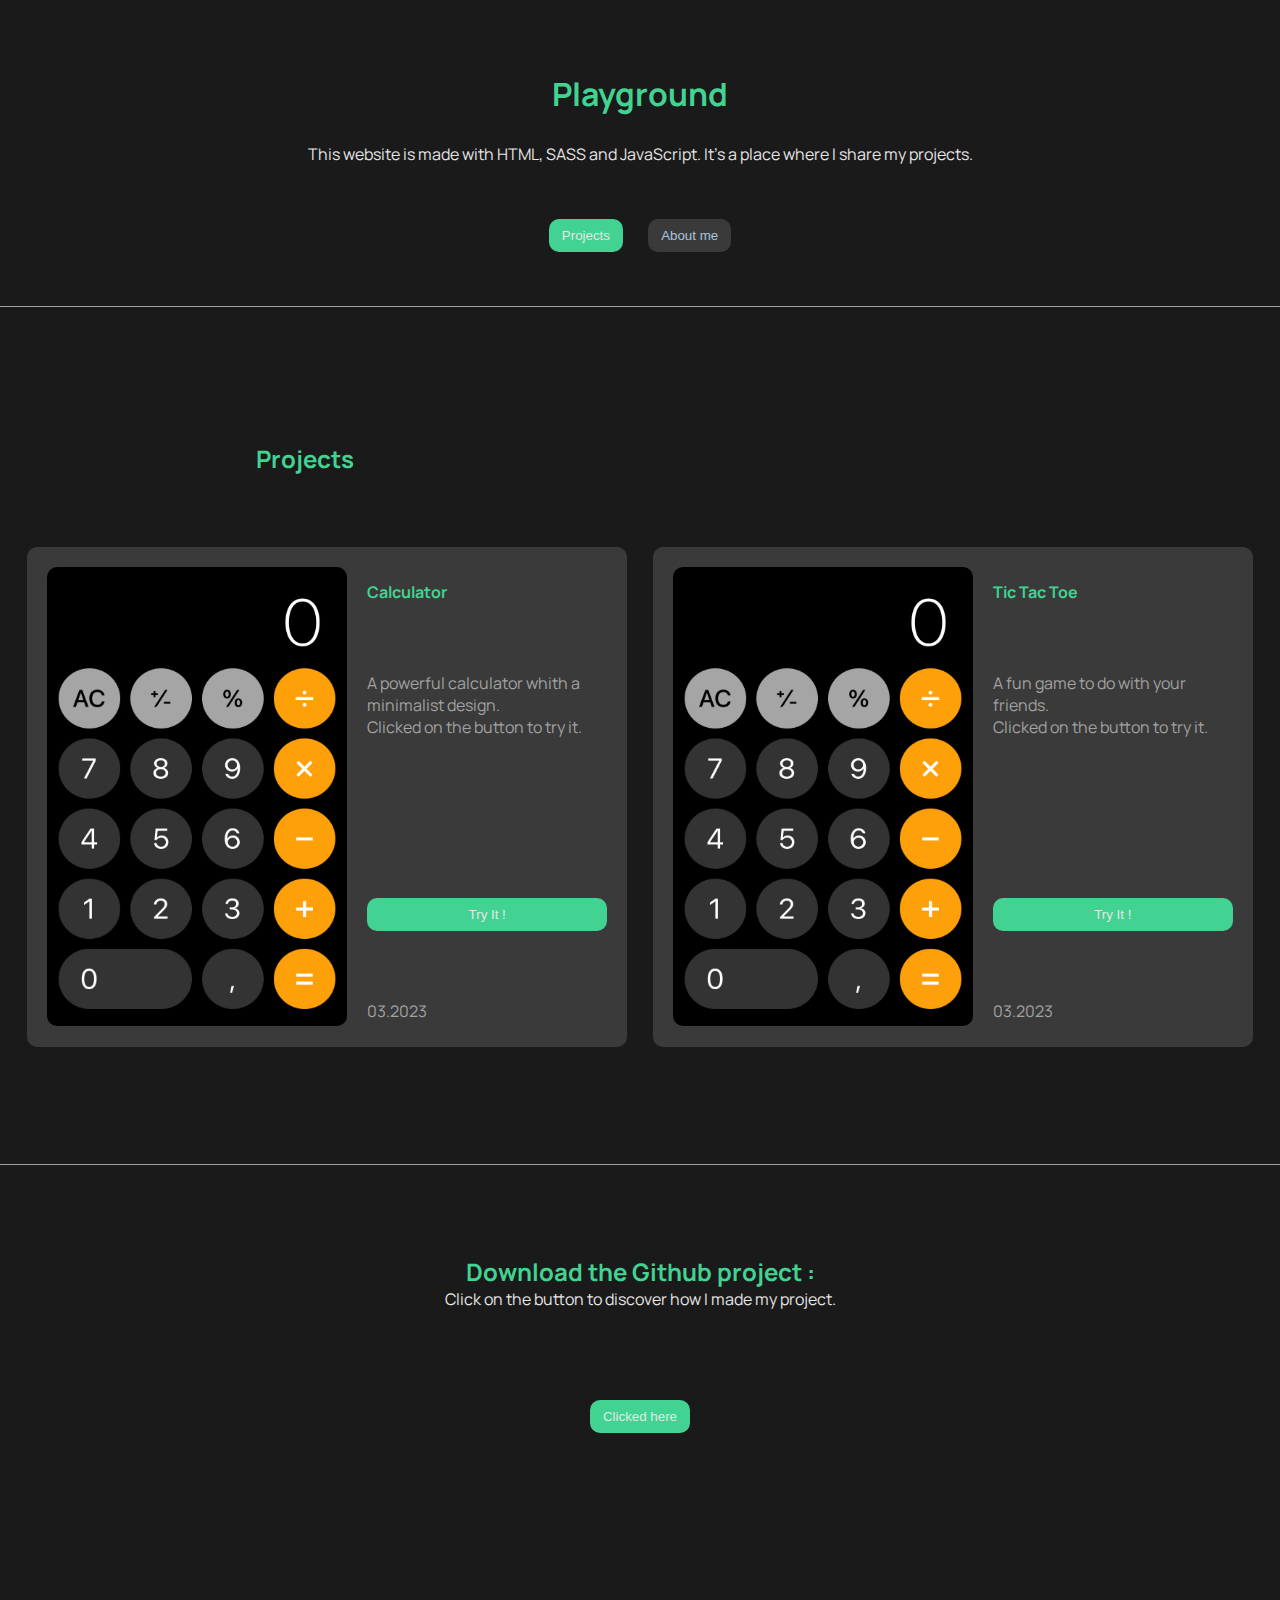
<file: index.html>
<!DOCTYPE html>
<html lang="fr">


<head>

    <meta charset="UTF-8">
    <meta http-equiv="X-UA-Compatible" content="IE=edge">
    <meta name="viewport" content="width=device-width, initial-scale=1.0">

    <title>
        Projects | Arthur Broudoux 
    </title>

    <link rel="stylesheet" href="https://cdnjs.cloudflare.com/ajax/libs/font-awesome/6.3.0/css/all.min.css" integrity="sha512-SzlrxWUlpfuzQ+pcUCosxcglQRNAq/DZjVsC0lE40xsADsfeQoEypE+enwcOiGjk/bSuGGKHEyjSoQ1zVisanQ==" crossorigin="anonymous" referrerpolicy="no-referrer" />

    <link rel="stylesheet" href="./style.css">
    <link rel="stylesheet" href="./global_style/global.css">

    <link rel="preconnect" href="https://fonts.googleapis.com">
    <link rel="preconnect" href="https://fonts.gstatic.com" crossorigin>
    <link href="https://fonts.googleapis.com/css2?family=Manrope:wght@200;300;400;500;600;700;800&display=swap" rel="stylesheet">   

    <script defer src="script.js" type="module"></script>

</head>


<body>  

    <div id="app">


        <header>

            <div id="title">
    
                <h1>
                    Playground
                </h1>
    
                <p>
                    This website is made with HTML, SASS and JavaScript. It's a place where I share my projects.
                </p>
    
    
                <div id="btn_actions">
    
                    <button class="btn-action">
    
                        <a href="#title_library">
                            Projects
                            <i class="fa-solid fa-arrow-right"></i>
                        </a>
    
                    </button>
    
                    <button class="btn-info">
                        
                        <a href="#about_me">
                            About me
                        </a>
                        
                    </button>
    
                </div>
    
            </div>
    
            <div class="separation"></div>
    
        </header>
    
    
        <main>
            
            <section id="library">
    
                <h2 id="title_library">
                    Projects
                </h2>
    
                <div id="cards">
    
                    <div class="card">
                        
                        <div class="card-infos">
    
                            <img src="img/calculator.jpg" alt="Calculator Image" class="card-img">
                            
                            <div class="card-txt">
    
                                <h3>
                                    Calculator
                                </h3>
                                <p>
                                    A powerful calculator whith a minimalist design.
                                    <br>
                                    Clicked on the button to try it.
                                </p>
                                <p>
                                    <i class="fa-brands fa-html5"></i>
                                    <i class="fa-brands fa-sass"></i>
                                    <i class="fa-brands fa-js"></i>
                                </p>
    
                                <button class="btn-action">
    
                                    <a href="calculator/calculator.html">
                                        Try It !
                                        <i class="fa-solid fa-arrow-right"></i>
                                    </a>
                
                                </button>
    
                                <p>
                                    03.2023
                                </p>
    
                            </div>
    
                        </div>
    
                    </div>    
    
                    <div class="card">
    
                        <div class="card-infos">
    
                            <img src="img/calculator.jpg" alt="Calculator Image" class="card-img">
    
                            <div class="card-txt">
    
                                <h3>
                                    Tic Tac Toe
                                </h3>
                                <p>
                                    A fun game to do with your friends.
                                    <br>
                                    Clicked on the button to try it.
                                </p>
                                <p>
                                    <i class="fa-brands fa-html5"></i>
                                    <i class="fa-brands fa-sass"></i>
                                    <i class="fa-brands fa-js"></i>
                                </p>
    
                                <button class="btn-action">
    
                                    <a href="tic_tac_toe/tic_tac_toe.html">
                                        Try It !
                                        <i class="fa-solid fa-arrow-right"></i>
                                    </a>
                
                                </button>
    
                                <p>
                                    03.2023
                                </p>
    
                            </div>
    
                        </div>
    
                    </div>
    
                </div>
    
            </section>
    
            <div class="separation"></div>
    
        </main>
    
    
        <footer>
    
            <div id="about_me">
    
                <div id="github_txt">
    
                    <h2>
                        Download the Github project :
                    </h2>
        
                    <p>
                        Click on the button to discover how I made my project.
                    </p>
    
                </div>
    
                <button id="btn-github">
    
                    <a href="/">
                        Clicked here
                        <i class="fa-brands fa-github"></i>
                    </a>
    
                </button>
    
            </div>
    
        </footer>


    </div>  


</body>


</html>
</file>
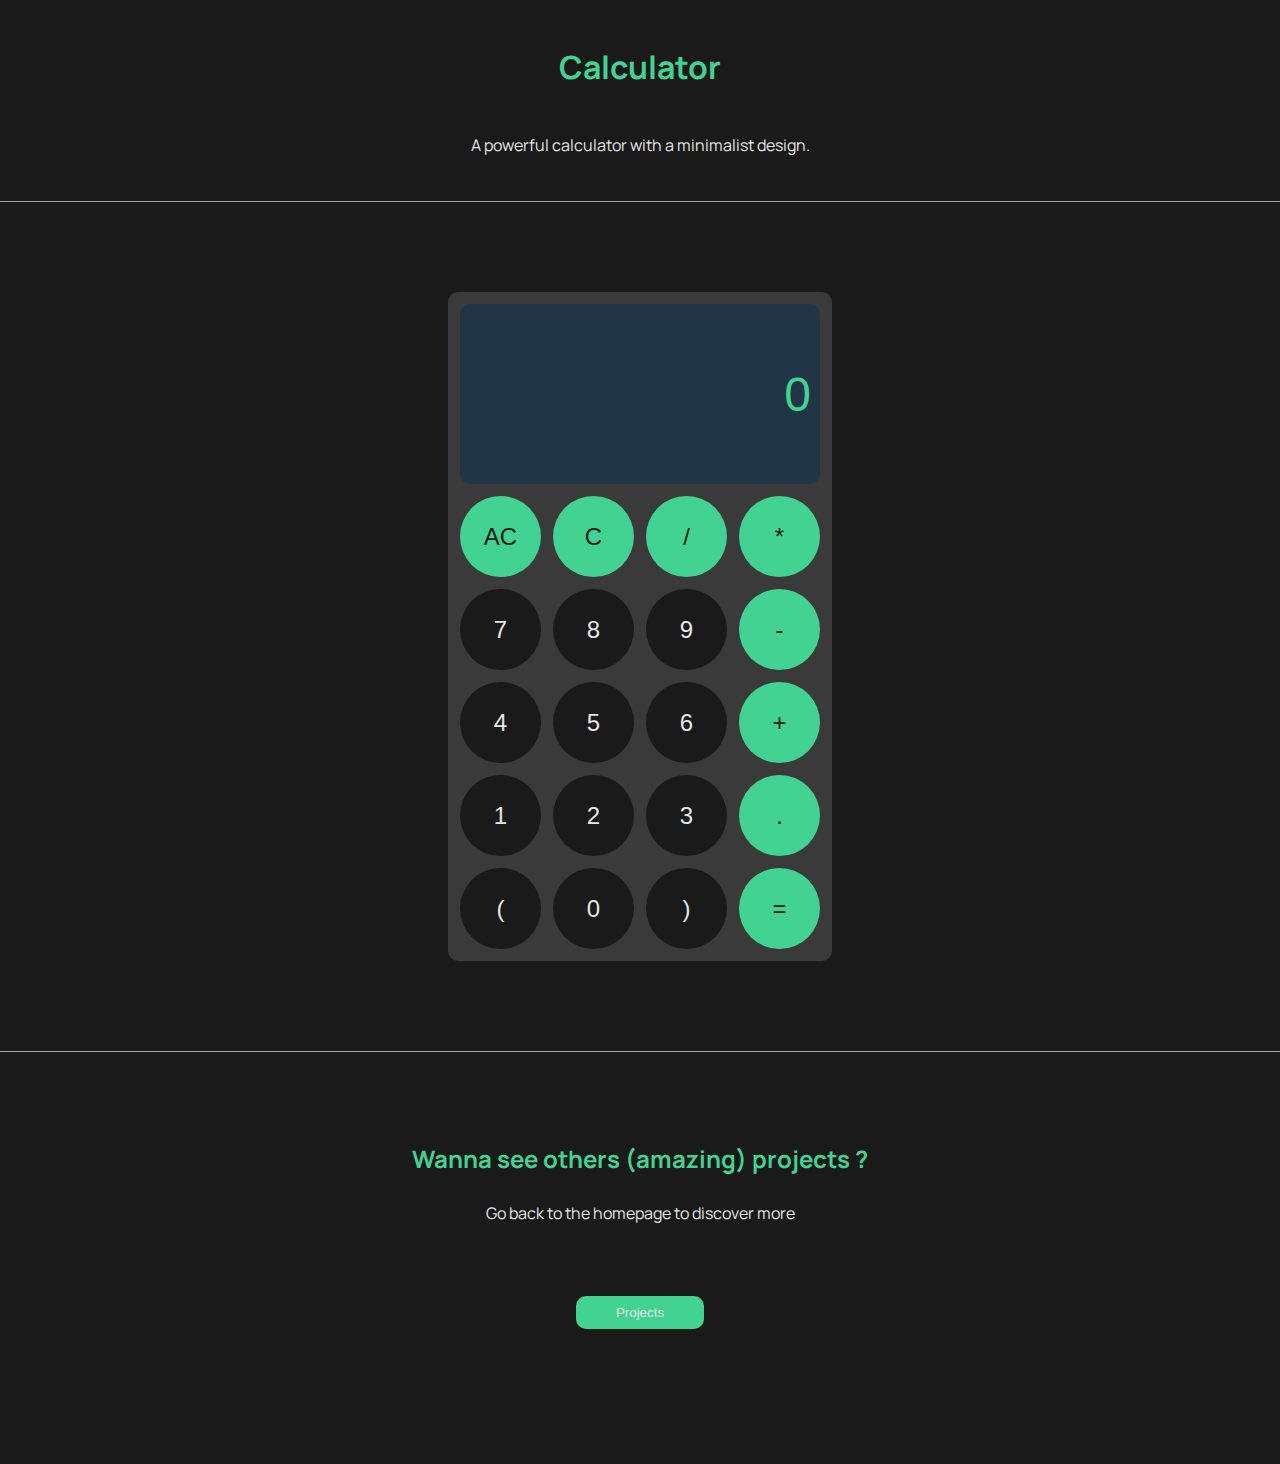
<file: calculator/calculator.html>
<!DOCTYPE html>
<html lang="fr">


<head>

    <meta charset="UTF-8">
    <meta http-equiv="X-UA-Compatible" content="IE=edge">
    <meta name="viewport" content="width=device-width, initial-scale=1.0">

    <title>
        Calculator | Arthur Broudoux
    </title>

    <link rel="stylesheet" href="https://cdnjs.cloudflare.com/ajax/libs/font-awesome/6.3.0/css/all.min.css" integrity="sha512-SzlrxWUlpfuzQ+pcUCosxcglQRNAq/DZjVsC0lE40xsADsfeQoEypE+enwcOiGjk/bSuGGKHEyjSoQ1zVisanQ==" crossorigin="anonymous" referrerpolicy="no-referrer" />
    <link rel="stylesheet" href="../calculator/calculator.css">
    <link rel="stylesheet" href="../global_style/global_project.css">

    <link rel="preconnect" href="https://fonts.googleapis.com">
    <link rel="preconnect" href="https://fonts.gstatic.com" crossorigin>
    <link href="https://fonts.googleapis.com/css2?family=Manrope:wght@200;300;400;500;600;700;800&display=swap" rel="stylesheet">   

    <script defer src="../calculator/calculator.js"></script>

</head>


<body>  

    <header>

        <div id="title">

            <h1>
                Calculator
            </h1>

            <p>
                A powerful calculator with a minimalist design.
            </p>

        </div>

    </header>


    <main>

        <div class="separation"></div>

        <section id="calculator">
            
            <input type="text" id="result" class="screen" placeholder="0">

            <button class="symbol" onclick="wipe()">AC</button>
            <button class="symbol" onclick="wipe()">C</button>
            <button class="symbol" onclick="show(' / ')">/</button>
            <button class="symbol" onclick="show('x')">*</button>

            <button class="number" onclick="show('7')">7</button>
            <button class="number" onclick="show('8')">8</button>
            <button class="number" onclick="show('9')">9</button>
            <button class="symbol" onclick="show('-')">-</button>

            <button class="number" onclick="show('4')">4</button>
            <button class="number" onclick="show('5')">5</button>
            <button class="number" onclick="show('6')">6</button>
            <button class="symbol" onclick="show('+')">+</button>

            <button class="number" onclick="show('1')">1</button>
            <button class="number" onclick="show('2')">2</button>
            <button class="number" onclick="show('3')">3</button>
            <button class="symbol" onclick="show('.')">.</button>

            <button class="number" onclick="show('(')">(</button>
            <button class="number" onclick="show('0')">0</button>
            <button class="number" onclick="show(')')">)</button>
            <button class="symbol" onclick="calc('=')">=</button>

        </section>

        <div class="separation"></div>

        <div id="link">

            <h2>
                Wanna see others (amazing) projects ?
            </h2>

            <p>
                Go back to the homepage to discover more
            </p>


            <button class="btn-action">

                <a href="../index.html">
                    Projects
                    <i class="fa-solid fa-arrow-right"></i>
                </a>

            </button>

        </div>

    </main>

</body>


</html>
</file>
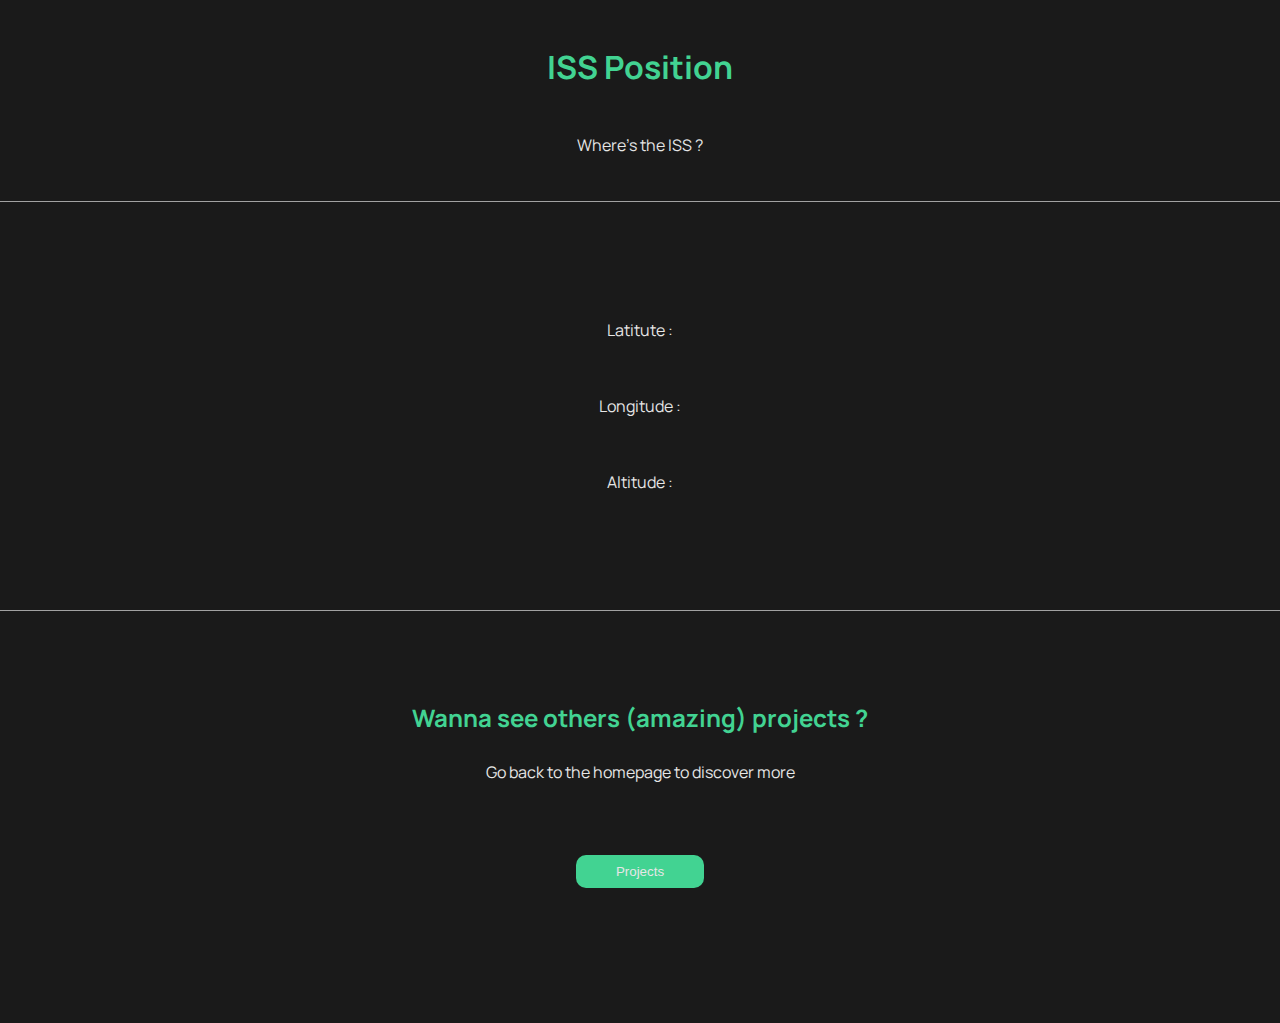
<file: iss_position/iss_position.html>
<!DOCTYPE html>
<html lang="fr">


<head>

    <meta charset="UTF-8">
    <meta http-equiv="X-UA-Compatible" content="IE=edge">
    <meta name="viewport" content="width=device-width, initial-scale=1.0">

    <title>
        ISS Position | Arthur Broudoux
    </title>

    <link rel="stylesheet" href="https://cdnjs.cloudflare.com/ajax/libs/font-awesome/6.3.0/css/all.min.css" integrity="sha512-SzlrxWUlpfuzQ+pcUCosxcglQRNAq/DZjVsC0lE40xsADsfeQoEypE+enwcOiGjk/bSuGGKHEyjSoQ1zVisanQ==" crossorigin="anonymous" referrerpolicy="no-referrer" />
    <link rel="stylesheet" href="../iss_position/iss_position.css">
    <link rel="stylesheet" href="../global_style/global_project.css">

    <link rel="preconnect" href="https://fonts.googleapis.com">
    <link rel="preconnect" href="https://fonts.gstatic.com" crossorigin>
    <link href="https://fonts.googleapis.com/css2?family=Manrope:wght@200;300;400;500;600;700;800&display=swap" rel="stylesheet">   

    <script defer src="../iss_position/iss_position.js"></script>

</head>


<body>  

    <header>

        <div id="title">

            <h1>
                ISS Position
            </h1>

            <p>
                Where's the ISS ?
            </p>

        </div>

    </header>


    <main>

        <div class="separation"></div>

        <section id="iss_position">

            <div id="latitude">

                <p>
                    Latitute : <span id="lat"></span>
                </p>

            </div>

            <div id="longitude">

                <p>
                    Longitude : <span id="long"></span>
                </p>

            </div>

            <div id="longitude">

                <p>
                    Altitude : <span id="alt"></span>
                </p>

            </div>

        </section>

        <div class="separation"></div>

        <div id="link">

            <h2>
                Wanna see others (amazing) projects ?
            </h2>

            <p>
                Go back to the homepage to discover more
            </p>


            <button class="btn-action">

                <a href="../index.html">
                    Projects
                    <i class="fa-solid fa-arrow-right"></i>
                </a>

            </button>

        </div>


    </main>

</body>


</html>
</file>
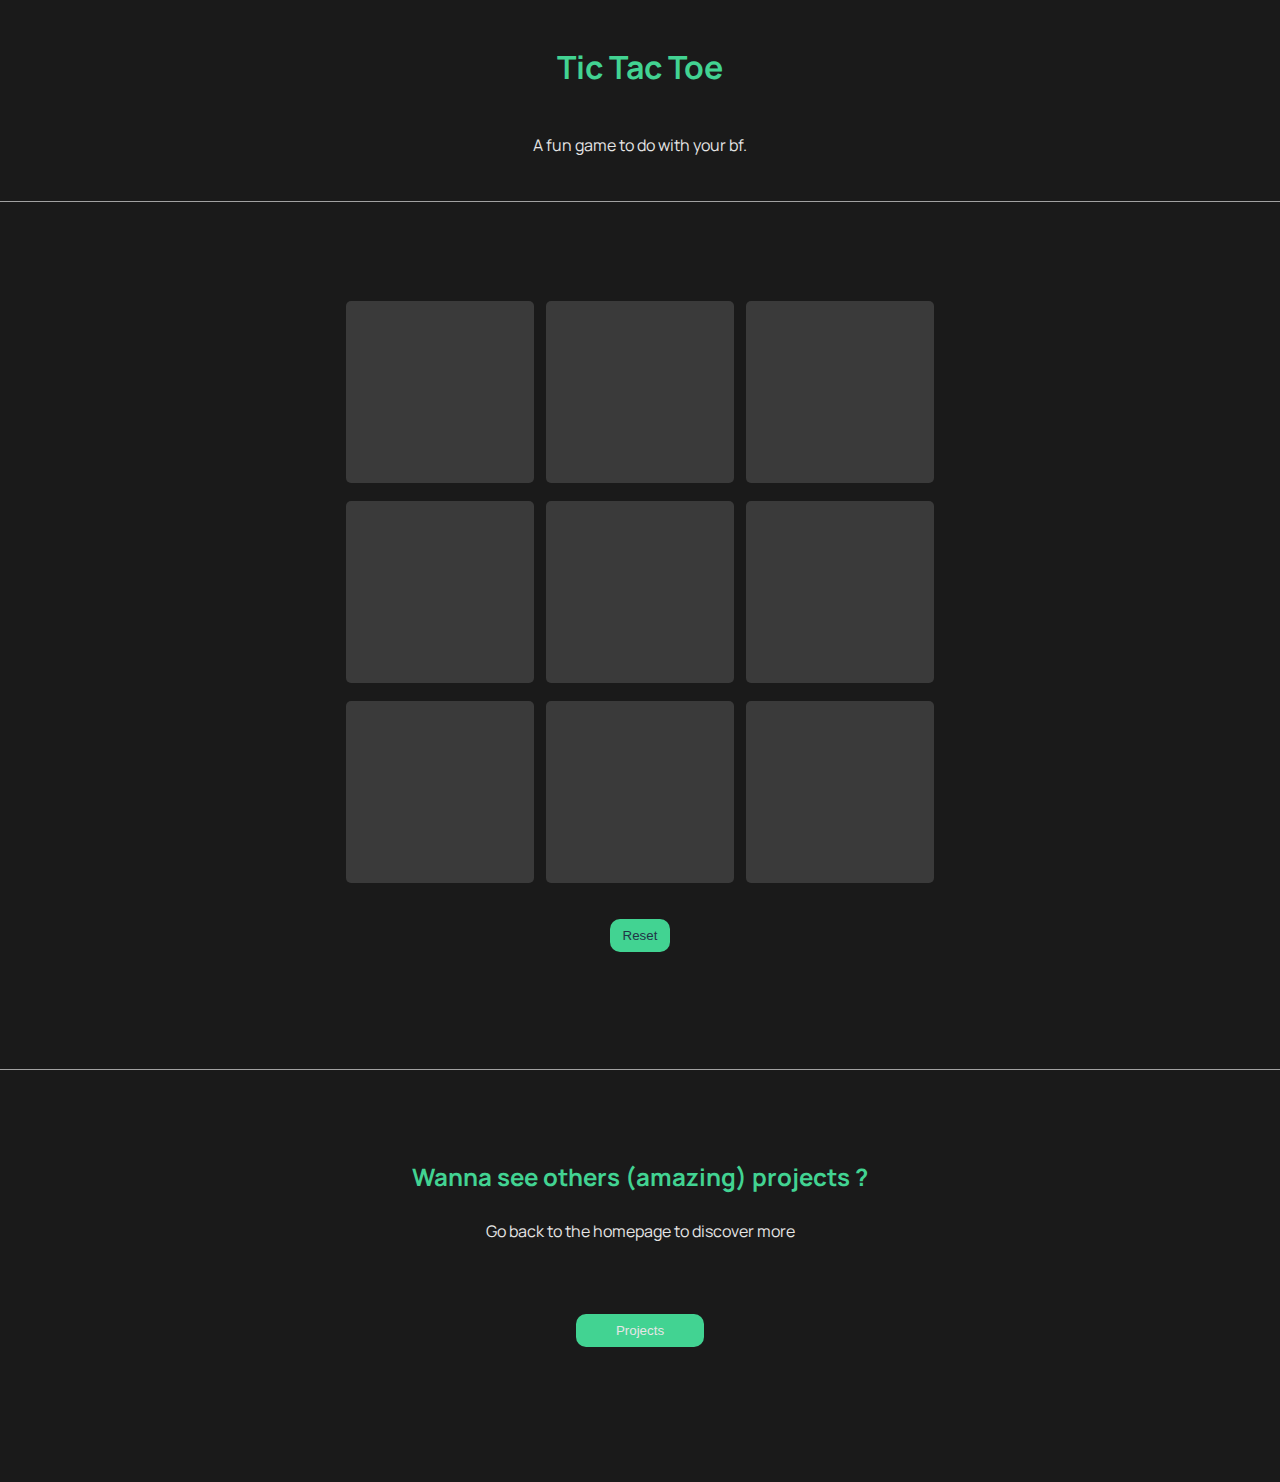
<file: tic_tac_toe/tic_tac_toe.html>
<!DOCTYPE html>
<html lang="fr">


<head>

    <meta charset="UTF-8">
    <meta http-equiv="X-UA-Compatible" content="IE=edge">
    <meta name="viewport" content="width=device-width, initial-scale=1.0">

    <title>
        Tic Tac Toe | Arthur Broudoux
    </title>

    <link rel="stylesheet" href="./tic_tac_toe.css">
    <link rel="stylesheet" href="../global_style/global.css">
    <link rel="stylesheet" href="../global_style/global_project.css">
    <link rel="stylesheet" href="https://cdnjs.cloudflare.com/ajax/libs/font-awesome/6.3.0/css/all.min.css" integrity="sha512-SzlrxWUlpfuzQ+pcUCosxcglQRNAq/DZjVsC0lE40xsADsfeQoEypE+enwcOiGjk/bSuGGKHEyjSoQ1zVisanQ==" crossorigin="anonymous" referrerpolicy="no-referrer"/>

    <link rel="preconnect" href="https://fonts.googleapis.com">
    <link rel="preconnect" href="https://fonts.gstatic.com" crossorigin>
    <link href="https://fonts.googleapis.com/css2?family=Manrope:wght@200;300;400;500;600;700;800&display=swap" rel="stylesheet">  
    
    <script defer src="../tic_tac_toe/tic_tac_toe.js"></script>

</head>


<body>

    <header>

        <div id="title">

            <h1>
                Tic Tac Toe
            </h1>

            <p>
                A fun game to do with your bf.
            </p>

        </div>

    </header>

    <main>

        <div class="separation"></div>

        <section id="tic_tac_toe">

            <div id="box">

                <div id="1" class="btn"></div>
                <div id="2" class="btn"></div>
                <div id="3" class="btn"></div>
                <div id="4" class="btn"></div>
                <div id="5" class="btn"></div>
                <div id="6" class="btn"></div>
                <div id="7" class="btn"></div>
                <div id="8" class="btn"></div>
                <div id="9" class="btn"></div>

            </div>

            <div id="infos"></div>

            <div id="reset">

                <button id="btn_reset" class="btn-action">
                    Reset
                </button>

            </div>

        </section>

        <div class="separation"></div>

        <div id="link">

            <h2>
                Wanna see others (amazing) projects ?
            </h2>

            <p>
                Go back to the homepage to discover more
            </p>


            <button class="btn-action">

                <a href="../index.html">
                    Projects
                    <i class="fa-solid fa-arrow-right"></i>
                </a>

            </button>

        </div>

    </main>

</body>


</html>
</file>
<file: style.css>
* {
  padding: 0;
  margin: 0;
  list-style: none;
  box-sizing: border-box;
}

*::after,
*::before {
  box-sizing: inherit;
}

body {
  font-family: "Manrope", sans-serif;
  color: #E6E6E6;
  font-size: 16px;
  background-color: #1A1A1A;
}
body a {
  color: #E6E6E6;
  text-decoration: none;
}

@keyframes apparition {
  from {
    opacity: 0;
    transform: translateY(-100px);
  }
  to {
    oppacity: 1;
  }
}
@keyframes chargement {
  from {
    oppacity: 0;
    transform: translateX(-200%);
  }
  to {
    oppacity: 1;
  }
}
.btn-action, footer #btn-github, .btn-info {
  background-color: #42D392;
  color: #213547;
  border: none;
  border-radius: 10px;
  padding: 1vh 1vw;
}
.btn-action:hover, footer #btn-github:hover, .btn-info:hover {
  background-color: #57d89e;
  transition: 0.5s ease-in-out;
  cursor: pointer;
}
.btn-action:hover i, footer #btn-github:hover i, .btn-info:hover i {
  transform: translateX(3px);
  transition: 0.5s ease-in-out;
}

.btn-info {
  background-color: #3A3A3A;
}
.btn-info a {
  color: #A7C4DF;
}
.btn-info:hover {
  background-color: #294258;
  transition: 0.5s ease-in-out;
  cursor: pointer;
}

.separation {
  width: 100%;
  height: 1px;
  background-color: #A2A2A2;
  animation: chargement 2s ease-in-out;
}

header #title {
  margin: 5vh 0;
}
header h1 {
  color: #42D392;
  text-align: center;
  padding: 3vh 0;
  animation: apparition 1.5s ease-in-out;
}
header p {
  color: #E6E6E6;
  text-align: center;
  margin-bottom: 5vh;
  animation: apparition 2s ease-in-out;
}
header #btn_actions {
  display: flex;
  justify-content: center;
  animation: chargement 3s ease-in-out;
}
header #btn_actions button {
  margin: 1vh 1vw;
}

#library {
  width: 100%;
  background-color: #1A1A1A;
  display: flex;
  flex-direction: column;
  margin: 10vh auto;
}
#library #title_library {
  width: 60%;
  margin: 5vh auto;
  animation: chargement 3s ease-in-out;
  color: #42D392;
}
#library #cards {
  display: grid;
  width: 100%;
  margin: 3vh auto;
  grid-template-columns: repeat(auto-fit, 600px);
  grid-gap: 4vh 2vw;
  flex-wrap: wrap;
  justify-content: center;
}
#library #cards .card {
  background-color: #3A3A3A;
  border-radius: 10px;
  display: flex;
  flex-direction: column;
  width: 600px;
  height: 500px;
}
#library #cards .card .card-infos {
  display: flex;
}
#library #cards .card .card-img {
  width: 50%;
  height: 90%;
  margin: 20px;
  border-radius: 10px;
  justify-content: flex-start;
}
#library #cards .card .card-txt {
  width: 40%;
  height: 100%;
  display: flex;
  justify-content: space-around;
  flex-direction: column;
}
#library #cards .card .card-txt h3 {
  color: #42D392;
  font-size: 1rem;
}
#library #cards .card .card-txt h3:hover {
  color: #6bddaa;
  cursor: pointer;
}
#library #cards .card .card-txt p {
  color: #A2A2A2;
}
#library #cards .card .card-txt p i {
  transform: scale(1.5);
  margin: 0 1vw 0 0;
}
#library #cards .card .card-txt p i:hover {
  color: #E6E6E6;
  transition: 0.5s ease-in-out;
}

footer {
  margin: 10vh auto;
  text-align: center;
}
footer #github_txt {
  display: flex;
  flex-direction: column;
  justify-content: space-around;
}
footer h2 {
  color: #42D392;
}
footer #btn-github {
  margin: 10vh auto;
}
footer #btn-github i:hover {
  transform: translateX(0);
}

#link {
  display: flex;
  justify-content: center;
  flex-direction: column;
  text-align: center;
  width: 100%;
  padding: 10vh 5vw;
}
#link h2 {
  color: #42D392;
  margin: 5vh 0 0;
  text-align: center;
  animation: apparition 1.5s ease-in-out;
}
#link p {
  color: #E6E6E6;
  margin: 3vh 0 5vh;
  text-align: center;
  animation: apparition 2s ease-in-out;
}
#link button {
  text-align: center;
  margin: 3vh 46vw 5vh;
  animation: chargement 2s ease-in-out;
}

@media (max-width: 630px) and (min-width:430px) {
  header #title {
    margin: 10vh 0;
  }
  header p {
    color: #E6E6E6;
    padding: 0 10vw;
  }
  #library #title_library {
    width: 100%;
    text-align: center;
    animation: chargement 3s ease-in-out;
  }
  #library #cards {
    margin: 3vh auto;
    grid-gap: 4vh 0;
    justify-content: center;
  }
  #library #cards .card {
    flex-direction: column;
    width: 70%;
    height: 100%;
    margin: 0 auto;
  }
  #library #cards .card .card-infos {
    display: flex;
    flex-direction: column;
  }
  #library #cards .card .card-img {
    width: 40%;
    height: 100%;
    margin: 5Vh auto 0;
    justify-content: center;
  }
  #library #cards .card .card-txt {
    width: 70%;
    margin: 1vh auto;
    text-align: center;
    justify-content: space-between;
  }
  #library #cards .card .card-txt h3 {
    font-size: 1.5rem;
  }
  #library #cards .card .card-txt p i {
    margin: 0 2vw;
  }
}

/*# sourceMappingURL=style.css.map */
</file>
<file: global_style/global.css>
* {
  padding: 0;
  margin: 0;
  list-style: none;
  box-sizing: border-box;
}

*::after,
*::before {
  box-sizing: inherit;
}

body {
  font-family: "Manrope", sans-serif;
  color: #E6E6E6;
  font-size: 16px;
  background-color: #1A1A1A;
}
body a {
  color: #E6E6E6;
  text-decoration: none;
}

@keyframes apparition {
  from {
    opacity: 0;
    transform: translateY(-100px);
  }
  to {
    oppacity: 1;
  }
}
@keyframes chargement {
  from {
    oppacity: 0;
    transform: translateX(-200%);
  }
  to {
    oppacity: 1;
  }
}
.btn-action, .btn-info {
  background-color: #42D392;
  color: #213547;
  border: none;
  border-radius: 10px;
  padding: 1vh 1vw;
}
.btn-action:hover, .btn-info:hover {
  background-color: #57d89e;
  transition: 0.5s ease-in-out;
  cursor: pointer;
}
.btn-action:hover i, .btn-info:hover i {
  transform: translateX(3px);
  transition: 0.5s ease-in-out;
}

.btn-info {
  background-color: #3A3A3A;
}
.btn-info a {
  color: #A7C4DF;
}
.btn-info:hover {
  background-color: #294258;
  transition: 0.5s ease-in-out;
  cursor: pointer;
}

.separation {
  width: 100%;
  height: 1px;
  background-color: #A2A2A2;
  animation: chargement 2s ease-in-out;
}

/*# sourceMappingURL=global.css.map */
</file>
<file: calculator/calculator.css>
* {
  padding: 0;
  margin: 0;
  list-style: none;
  box-sizing: border-box;
}

*::after,
*::before {
  box-sizing: inherit;
}

body {
  font-family: "Manrope", sans-serif;
  color: #E6E6E6;
  font-size: 16px;
  background-color: #1A1A1A;
}
body a {
  color: #E6E6E6;
  text-decoration: none;
}

@keyframes apparition {
  from {
    opacity: 0;
    transform: translateY(-100px);
  }
  to {
    oppacity: 1;
  }
}
@keyframes chargement {
  from {
    oppacity: 0;
    transform: translateX(-200%);
  }
  to {
    oppacity: 1;
  }
}
.btn-action, .btn-info {
  background-color: #42D392;
  color: #213547;
  border: none;
  border-radius: 10px;
  padding: 1vh 1vw;
}
.btn-action:hover, .btn-info:hover {
  background-color: #57d89e;
  transition: 0.5s ease-in-out;
  cursor: pointer;
}
.btn-action:hover i, .btn-info:hover i {
  transform: translateX(3px);
  transition: 0.5s ease-in-out;
}

.btn-info {
  background-color: #3A3A3A;
}
.btn-info a {
  color: #A7C4DF;
}
.btn-info:hover {
  background-color: #294258;
  transition: 0.5s ease-in-out;
  cursor: pointer;
}

.separation {
  width: 100%;
  height: 1px;
  background-color: #A2A2A2;
  animation: chargement 2s ease-in-out;
}

* {
  padding: 0;
  margin: 0;
  list-style: none;
  box-sizing: border-box;
}

*::after,
*::before {
  box-sizing: inherit;
}

body {
  font-family: "Manrope", sans-serif;
  color: #E6E6E6;
  font-size: 16px;
  background-color: #1A1A1A;
}
body a {
  color: #E6E6E6;
  text-decoration: none;
}

@keyframes apparition {
  from {
    opacity: 0;
    transform: translateY(-100px);
  }
  to {
    oppacity: 1;
  }
}
@keyframes chargement {
  from {
    oppacity: 0;
    transform: translateX(-200%);
  }
  to {
    oppacity: 1;
  }
}
.btn-action, .btn-info {
  background-color: #42D392;
  color: #213547;
  border: none;
  border-radius: 10px;
  padding: 1vh 1vw;
}
.btn-action:hover, .btn-info:hover {
  background-color: #57d89e;
  transition: 0.5s ease-in-out;
  cursor: pointer;
}
.btn-action:hover i, .btn-info:hover i {
  transform: translateX(3px);
  transition: 0.5s ease-in-out;
}

.btn-info {
  background-color: #3A3A3A;
}
.btn-info a {
  color: #A7C4DF;
}
.btn-info:hover {
  background-color: #294258;
  transition: 0.5s ease-in-out;
  cursor: pointer;
}

.separation {
  width: 100%;
  height: 1px;
  background-color: #A2A2A2;
  animation: chargement 2s ease-in-out;
}

header h1 {
  color: #42D392;
  text-align: center;
  margin: 5vh 0;
  animation: apparition 1.5s ease-in-out;
}
header p {
  color: #E6E6E6;
  text-align: center;
  margin: 3vh 0 5vh;
  animation: apparition 2s ease-in-out;
}

#link {
  margin: 10vh auto;
  display: flex;
  flex-flow: column;
  justify-content: space-around;
}
#link h2 {
  margin: 0 auto;
  color: #42D392;
  animation: apparition 1.5s ease-in-out;
}
#link p {
  margin: 3vh auto;
  animation: apparition 2s ease-in-out;
}
#link button {
  margin: 5vh auto;
  width: 10%;
  animation: chargement 2s ease-in-out;
}

@media (max-width: 630px) and (min-width:430px) {
  header {
    padding: 10vh 0;
    margin: 0;
  }
  header h1 {
    margin: 5vh 0;
  }
  header p {
    margin: 0;
    padding: 0 10vw;
  }
  #link {
    padding: 10vh 0;
    margin: 0;
  }
  #link h2 {
    margin: 5vh 0;
  }
  #link p {
    margin: 0;
    padding: 0 10vw;
  }
  #link button {
    text-align: center;
    width: 20%;
    margin: 10vh auto;
    font-size: 1.2rem;
  }
}
#calculator {
  display: flex;
  align-items: center;
  justify-content: center;
  background-color: #3A3A3A;
  display: grid;
  grid-template-columns: repeat(4, 1fr);
  padding: 0.75rem;
  gap: 0.75rem;
  width: 30%;
  margin: 10vh auto;
  border-radius: 10px;
  -webkit-font-smoothing: antialiased;
  -webkit-tap-highlight-color: transparent;
}
#calculator input {
  border: none;
  outline: none;
}
#calculator input:focus {
  outline: none;
}
#calculator button {
  border: none;
  outline: none;
  background: none;
  cursor: pointer;
}
#calculator button:focus {
  outline: none;
}
#calculator #result {
  grid-column: 1/5;
  border-radius: 10px;
  font-size: 3rem;
  width: 100%;
  height: 20vh;
  text-align: end;
  padding: 1vh;
  color: #E6E6E6;
  background-color: #213547;
}
#calculator #result::placeholder {
  color: #42D392;
}
#calculator .symbol,
#calculator .number {
  display: flex;
  align-items: center;
  justify-content: center;
  text-align: center;
  aspect-ratio: 1;
  font-size: 1.5rem;
  color: #E6E6E6;
  transition: 0.5s ease-in-out;
  border-radius: 50%;
}
#calculator .symbol {
  background-color: #42D392;
  color: #1A1A1A;
}
#calculator .symbol:hover {
  background-color: #2bb778;
}
#calculator .number {
  background-color: #1A1A1A;
}
#calculator .number:hover {
  background-color: #010101;
}

@media (max-width: 630px) and (min-width:430px) {
  #calculator {
    width: 70%;
    margin: 10vh auto;
  }
  #calculator #result {
    border-radius: 10px;
    font-size: 2rem;
    width: 100%;
    height: 15vh;
  }
}

/*# sourceMappingURL=calculator.css.map */
</file>
<file: global_style/global_project.css>
* {
  padding: 0;
  margin: 0;
  list-style: none;
  box-sizing: border-box;
}

*::after,
*::before {
  box-sizing: inherit;
}

body {
  font-family: "Manrope", sans-serif;
  color: #E6E6E6;
  font-size: 16px;
  background-color: #1A1A1A;
}
body a {
  color: #E6E6E6;
  text-decoration: none;
}

@keyframes apparition {
  from {
    opacity: 0;
    transform: translateY(-100px);
  }
  to {
    oppacity: 1;
  }
}
@keyframes chargement {
  from {
    oppacity: 0;
    transform: translateX(-200%);
  }
  to {
    oppacity: 1;
  }
}
.btn-action, .btn-info {
  background-color: #42D392;
  color: #213547;
  border: none;
  border-radius: 10px;
  padding: 1vh 1vw;
}
.btn-action:hover, .btn-info:hover {
  background-color: #57d89e;
  transition: 0.5s ease-in-out;
  cursor: pointer;
}
.btn-action:hover i, .btn-info:hover i {
  transform: translateX(3px);
  transition: 0.5s ease-in-out;
}

.btn-info {
  background-color: #3A3A3A;
}
.btn-info a {
  color: #A7C4DF;
}
.btn-info:hover {
  background-color: #294258;
  transition: 0.5s ease-in-out;
  cursor: pointer;
}

.separation {
  width: 100%;
  height: 1px;
  background-color: #A2A2A2;
  animation: chargement 2s ease-in-out;
}

header h1 {
  color: #42D392;
  text-align: center;
  margin: 5vh 0;
  animation: apparition 1.5s ease-in-out;
}
header p {
  color: #E6E6E6;
  text-align: center;
  margin: 3vh 0 5vh;
  animation: apparition 2s ease-in-out;
}

#link {
  margin: 10vh auto;
  display: flex;
  flex-flow: column;
  justify-content: space-around;
}
#link h2 {
  margin: 0 auto;
  color: #42D392;
  animation: apparition 1.5s ease-in-out;
}
#link p {
  margin: 3vh auto;
  animation: apparition 2s ease-in-out;
}
#link button {
  margin: 5vh auto;
  width: 10%;
  animation: chargement 2s ease-in-out;
}

@media (max-width: 630px) and (min-width:430px) {
  header {
    padding: 10vh 0;
    margin: 0;
  }
  header h1 {
    margin: 5vh 0;
  }
  header p {
    margin: 0;
    padding: 0 10vw;
  }
  #link {
    margin: 0;
  }
  #link h2 {
    margin: 5vh 0;
    text-align: center;
  }
  #link p {
    margin: 0;
    padding: 0;
    text-align: center;
  }
  #link button {
    text-align: center;
    width: 20%;
    margin: 10vh auto;
    font-size: 1.2rem;
  }
}

/*# sourceMappingURL=global_project.css.map */
</file>
<file: iss_position/iss_position.css>
* {
  padding: 0;
  margin: 0;
  list-style: none;
  box-sizing: border-box;
}

*::after,
*::before {
  box-sizing: inherit;
}

body {
  font-family: "Manrope", sans-serif;
  color: #E6E6E6;
  font-size: 16px;
  background-color: #1A1A1A;
}
body a {
  color: #E6E6E6;
  text-decoration: none;
}

@keyframes apparition {
  from {
    opacity: 0;
    transform: translateY(-100px);
  }
  to {
    oppacity: 1;
  }
}
@keyframes chargement {
  from {
    oppacity: 0;
    transform: translateX(-200%);
  }
  to {
    oppacity: 1;
  }
}
.btn-action, .btn-info {
  background-color: #42D392;
  color: #213547;
  border: none;
  border-radius: 10px;
  padding: 1vh 1vw;
}
.btn-action:hover, .btn-info:hover {
  background-color: #57d89e;
  transition: 0.5s ease-in-out;
  cursor: pointer;
}
.btn-action:hover i, .btn-info:hover i {
  transform: translateX(3px);
  transition: 0.5s ease-in-out;
}

.btn-info {
  background-color: #3A3A3A;
}
.btn-info a {
  color: #A7C4DF;
}
.btn-info:hover {
  background-color: #294258;
  transition: 0.5s ease-in-out;
  cursor: pointer;
}

.separation {
  width: 100%;
  height: 1px;
  background-color: #A2A2A2;
  animation: chargement 2s ease-in-out;
}

* {
  padding: 0;
  margin: 0;
  list-style: none;
  box-sizing: border-box;
}

*::after,
*::before {
  box-sizing: inherit;
}

body {
  font-family: "Manrope", sans-serif;
  color: #E6E6E6;
  font-size: 16px;
  background-color: #1A1A1A;
}
body a {
  color: #E6E6E6;
  text-decoration: none;
}

@keyframes apparition {
  from {
    opacity: 0;
    transform: translateY(-100px);
  }
  to {
    oppacity: 1;
  }
}
@keyframes chargement {
  from {
    oppacity: 0;
    transform: translateX(-200%);
  }
  to {
    oppacity: 1;
  }
}
.btn-action, .btn-info {
  background-color: #42D392;
  color: #213547;
  border: none;
  border-radius: 10px;
  padding: 1vh 1vw;
}
.btn-action:hover, .btn-info:hover {
  background-color: #57d89e;
  transition: 0.5s ease-in-out;
  cursor: pointer;
}
.btn-action:hover i, .btn-info:hover i {
  transform: translateX(3px);
  transition: 0.5s ease-in-out;
}

.btn-info {
  background-color: #3A3A3A;
}
.btn-info a {
  color: #A7C4DF;
}
.btn-info:hover {
  background-color: #294258;
  transition: 0.5s ease-in-out;
  cursor: pointer;
}

.separation {
  width: 100%;
  height: 1px;
  background-color: #A2A2A2;
  animation: chargement 2s ease-in-out;
}

header h1 {
  color: #42D392;
  text-align: center;
  margin: 5vh 0;
  animation: apparition 1.5s ease-in-out;
}
header p {
  color: #E6E6E6;
  text-align: center;
  margin: 3vh 0 5vh;
  animation: apparition 2s ease-in-out;
}

#link {
  margin: 10vh auto;
  display: flex;
  flex-flow: column;
  justify-content: space-around;
}
#link h2 {
  margin: 0 auto;
  color: #42D392;
  animation: apparition 1.5s ease-in-out;
}
#link p {
  margin: 3vh auto;
  animation: apparition 2s ease-in-out;
}
#link button {
  margin: 5vh auto;
  width: 10%;
  animation: chargement 2s ease-in-out;
}

@media (max-width: 630px) and (min-width:430px) {
  header {
    padding: 10vh 0;
    margin: 0;
  }
  header h1 {
    margin: 5vh 0;
  }
  header p {
    margin: 0;
    padding: 0 10vw;
  }
  #link {
    margin: 0;
  }
  #link h2 {
    margin: 5vh 0;
    text-align: center;
  }
  #link p {
    margin: 0;
    padding: 0;
    text-align: center;
  }
  #link button {
    text-align: center;
    width: 20%;
    margin: 10vh auto;
    font-size: 1.2rem;
  }
}
#iss_position {
  margin: 10vh auto;
  text-align: center;
}
#iss_position p {
  padding: 3vh;
}

/*# sourceMappingURL=iss_position.css.map */
</file>
<file: tic_tac_toe/tic_tac_toe.css>
* {
  padding: 0;
  margin: 0;
  list-style: none;
  box-sizing: border-box;
}

*::after,
*::before {
  box-sizing: inherit;
}

body {
  font-family: "Manrope", sans-serif;
  color: #E6E6E6;
  font-size: 16px;
  background-color: #1A1A1A;
}
body a {
  color: #E6E6E6;
  text-decoration: none;
}

@keyframes apparition {
  from {
    opacity: 0;
    transform: translateY(-100px);
  }
  to {
    oppacity: 1;
  }
}
@keyframes chargement {
  from {
    oppacity: 0;
    transform: translateX(-200%);
  }
  to {
    oppacity: 1;
  }
}
.btn-action, .btn-info {
  background-color: #42D392;
  color: #213547;
  border: none;
  border-radius: 10px;
  padding: 1vh 1vw;
}
.btn-action:hover, .btn-info:hover {
  background-color: #57d89e;
  transition: 0.5s ease-in-out;
  cursor: pointer;
}
.btn-action:hover i, .btn-info:hover i {
  transform: translateX(3px);
  transition: 0.5s ease-in-out;
}

.btn-info {
  background-color: #3A3A3A;
}
.btn-info a {
  color: #A7C4DF;
}
.btn-info:hover {
  background-color: #294258;
  transition: 0.5s ease-in-out;
  cursor: pointer;
}

.separation {
  width: 100%;
  height: 1px;
  background-color: #A2A2A2;
  animation: chargement 2s ease-in-out;
}

* {
  padding: 0;
  margin: 0;
  list-style: none;
  box-sizing: border-box;
}

*::after,
*::before {
  box-sizing: inherit;
}

body {
  font-family: "Manrope", sans-serif;
  color: #E6E6E6;
  font-size: 16px;
  background-color: #1A1A1A;
}
body a {
  color: #E6E6E6;
  text-decoration: none;
}

@keyframes apparition {
  from {
    opacity: 0;
    transform: translateY(-100px);
  }
  to {
    oppacity: 1;
  }
}
@keyframes chargement {
  from {
    oppacity: 0;
    transform: translateX(-200%);
  }
  to {
    oppacity: 1;
  }
}
.btn-action, .btn-info {
  background-color: #42D392;
  color: #213547;
  border: none;
  border-radius: 10px;
  padding: 1vh 1vw;
}
.btn-action:hover, .btn-info:hover {
  background-color: #57d89e;
  transition: 0.5s ease-in-out;
  cursor: pointer;
}
.btn-action:hover i, .btn-info:hover i {
  transform: translateX(3px);
  transition: 0.5s ease-in-out;
}

.btn-info {
  background-color: #3A3A3A;
}
.btn-info a {
  color: #A7C4DF;
}
.btn-info:hover {
  background-color: #294258;
  transition: 0.5s ease-in-out;
  cursor: pointer;
}

.separation {
  width: 100%;
  height: 1px;
  background-color: #A2A2A2;
  animation: chargement 2s ease-in-out;
}

header h1 {
  color: #42D392;
  text-align: center;
  margin: 5vh 0;
  animation: apparition 1.5s ease-in-out;
}
header p {
  color: #E6E6E6;
  text-align: center;
  margin: 3vh 0 5vh;
  animation: apparition 2s ease-in-out;
}

#link {
  margin: 10vh auto;
  display: flex;
  flex-flow: column;
  justify-content: space-around;
}
#link h2 {
  margin: 0 auto;
  color: #42D392;
  animation: apparition 1.5s ease-in-out;
}
#link p {
  margin: 3vh auto;
  animation: apparition 2s ease-in-out;
}
#link button {
  margin: 5vh auto;
  width: 10%;
  animation: chargement 2s ease-in-out;
}

#tic_tac_toe {
  margin: 10vh;
  display: flex;
  justify-content: center;
  align-items: center;
  flex-direction: column;
}
#tic_tac_toe #box {
  display: grid;
  grid-template-columns: repeat(3, 200px);
  grid-template-rows: repeat(3, 200px);
}
#tic_tac_toe .btn {
  border-radius: 5px;
  margin: 1vh 0.5vw;
  border: none;
  background-color: #3A3A3A;
  text-align: center;
  font-size: 3rem;
  display: flex;
  justify-content: center;
  align-items: center;
}
#tic_tac_toe .btn:hover {
  cursor: pointer;
  background-color: #2d2d2d;
  transition: 0.3s ease-in-out;
}
#tic_tac_toe .btn .winning-blocks {
  background-color: #42D392;
}
#tic_tac_toe #result {
  text-align: center;
  margin: 5vh auto;
  display: none;
}
#tic_tac_toe #reset {
  text-align: center;
  margin: 3vh auto;
}

/*# sourceMappingURL=tic_tac_toe.css.map */
</file>
